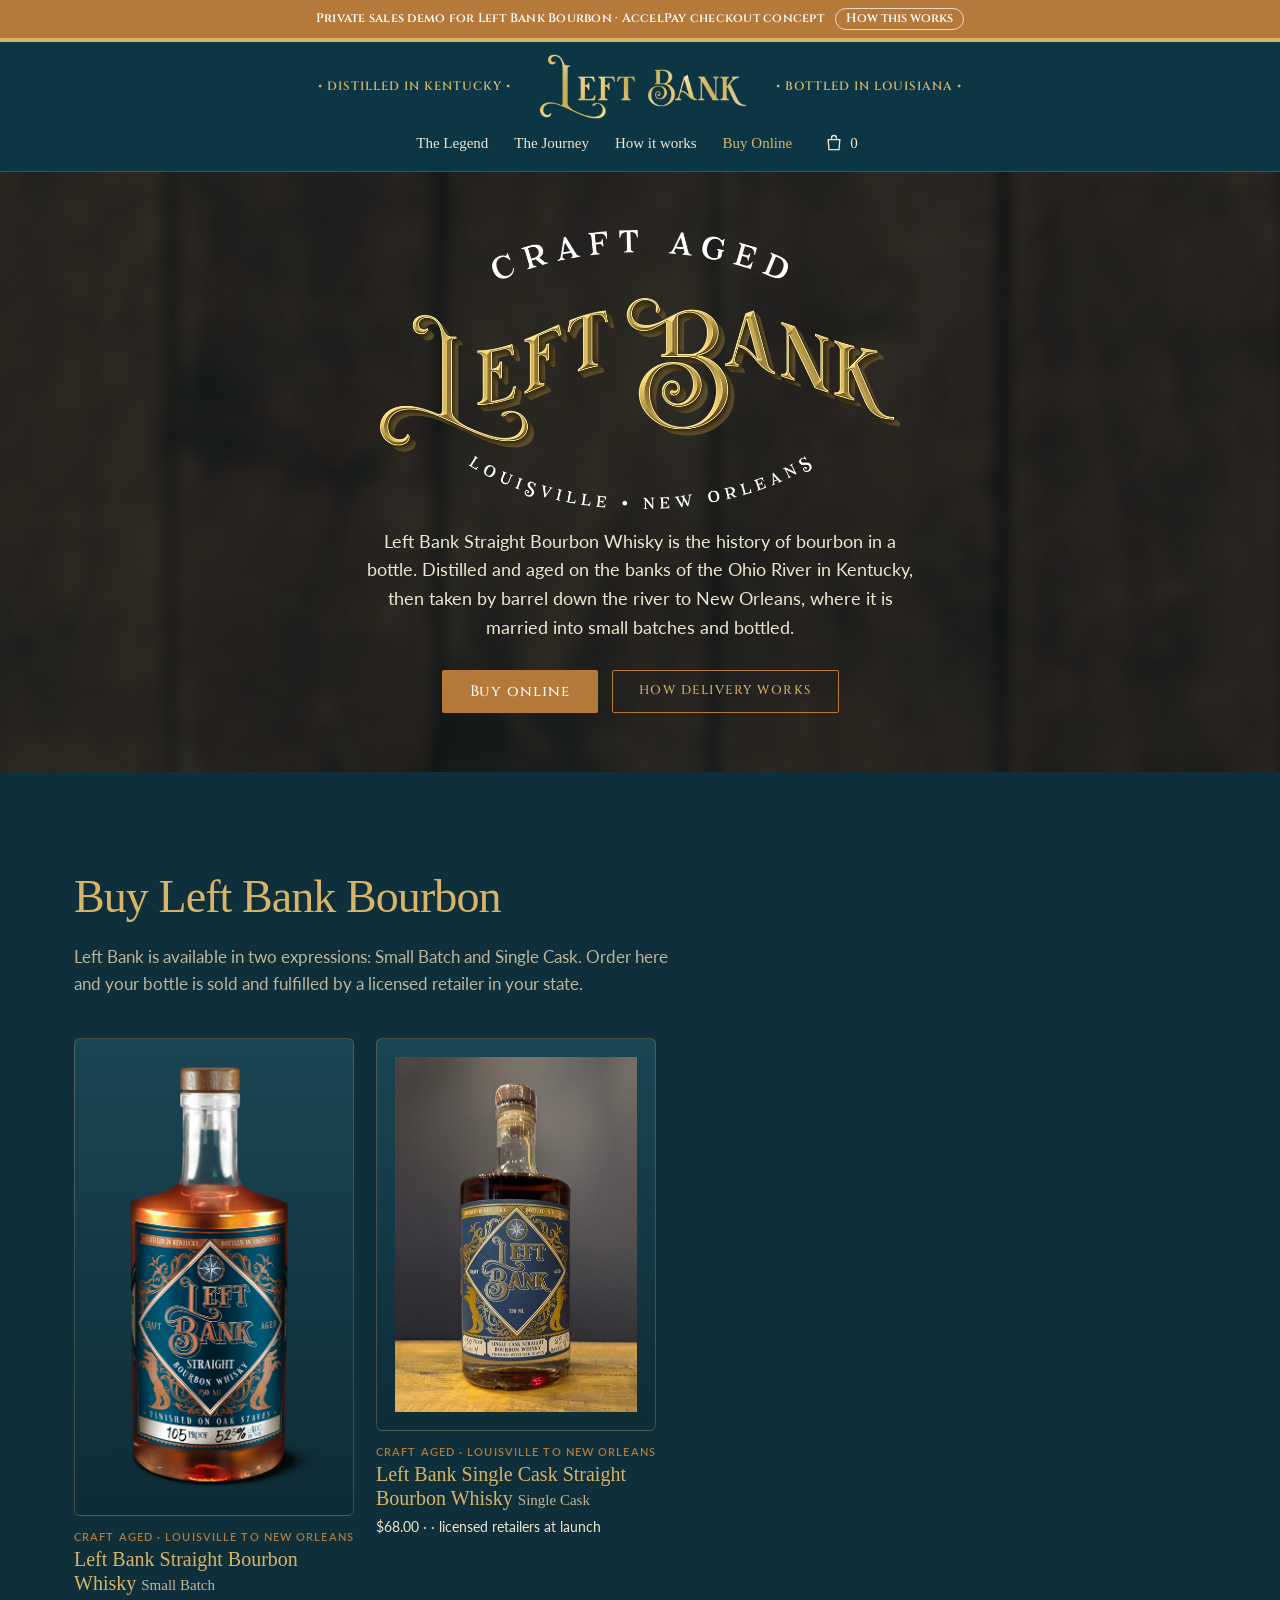
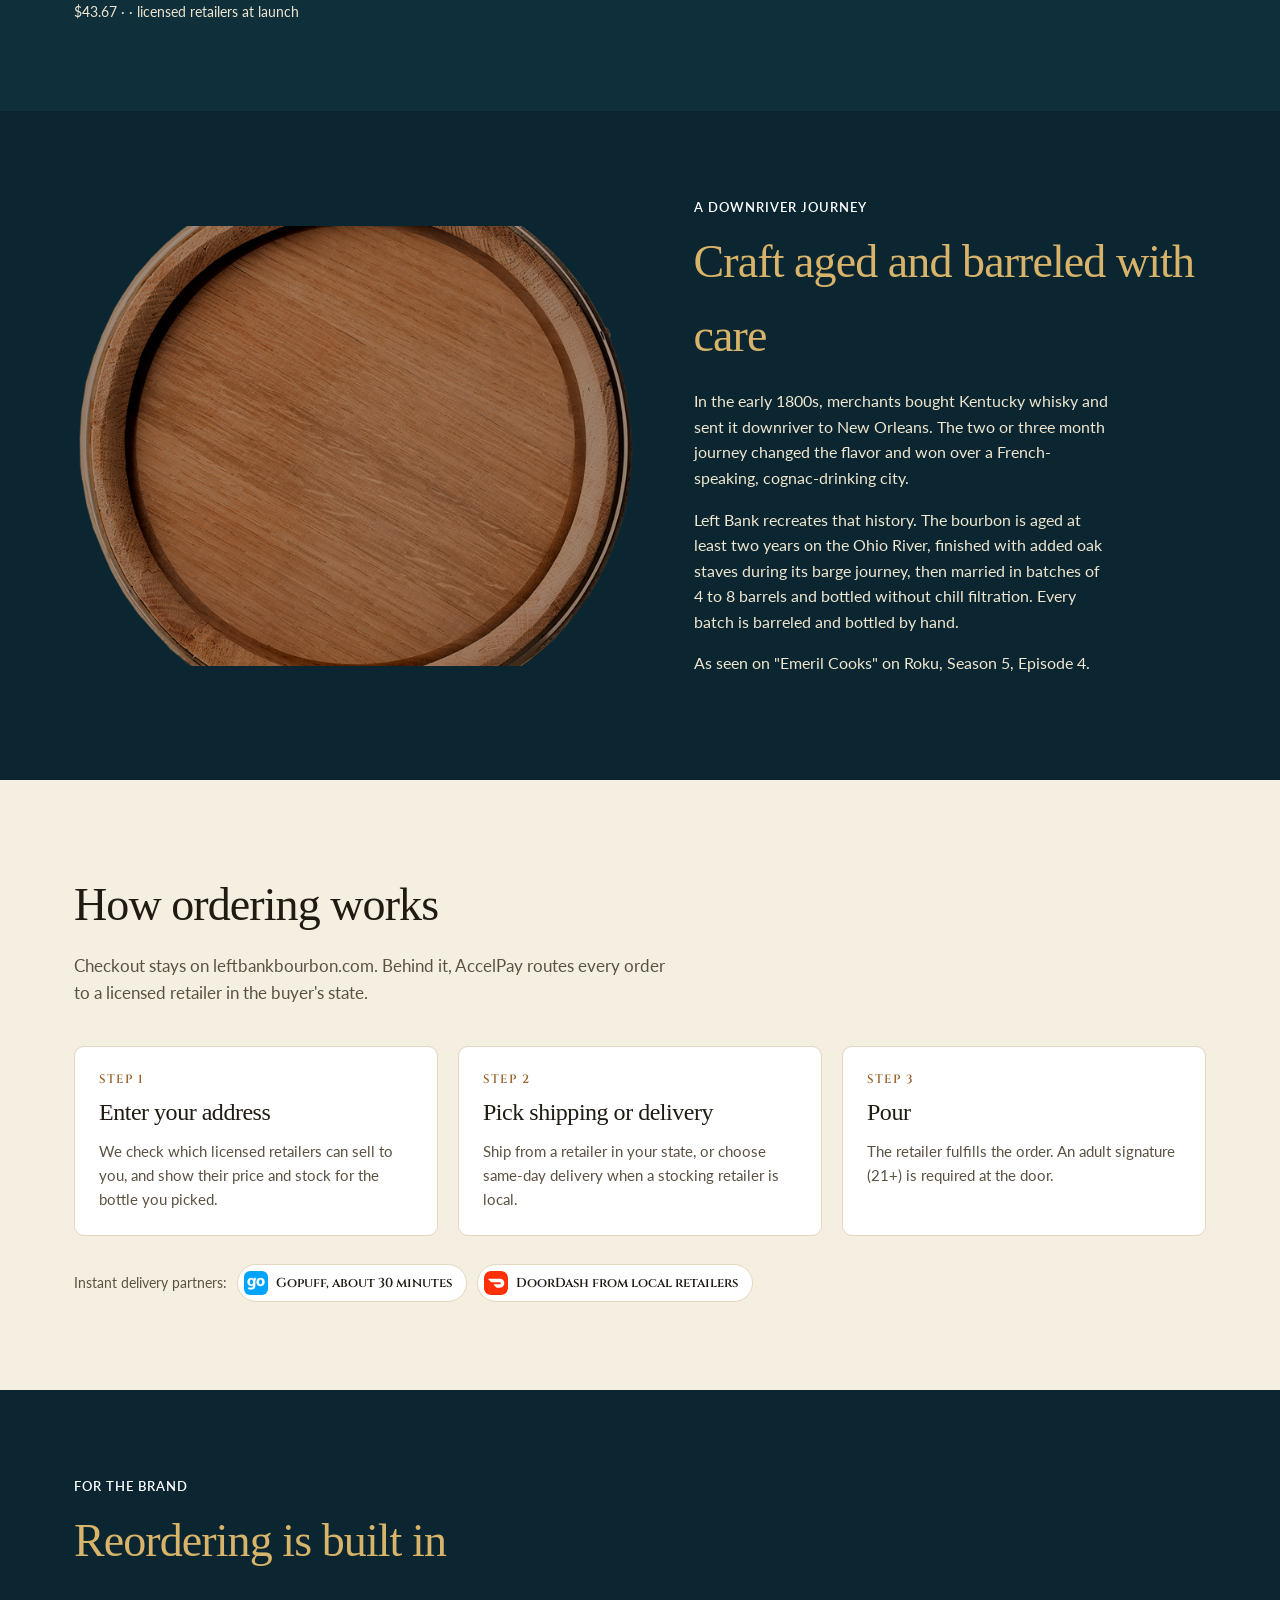
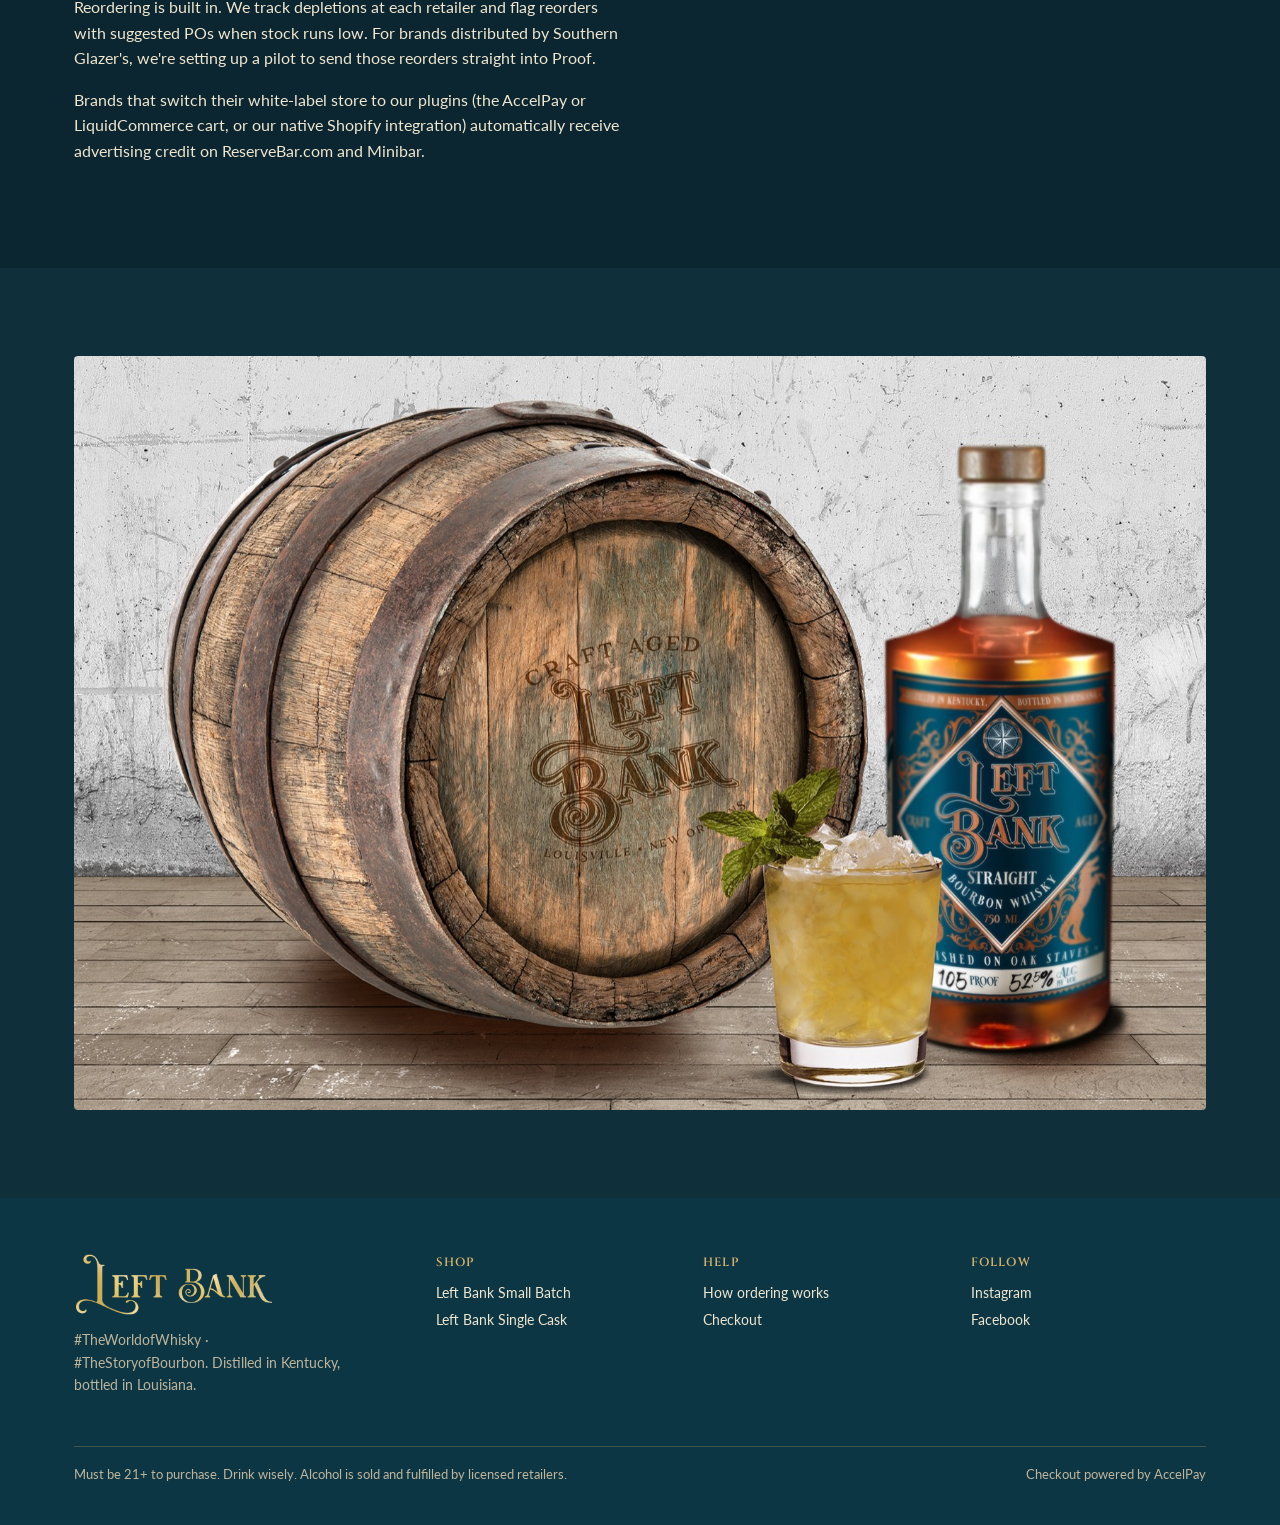
<file: index.html>
<!doctype html>
<html lang="en">
<head>
<meta charset="utf-8">
<meta name="viewport" content="width=device-width, initial-scale=1">
<meta name="robots" content="noindex, nofollow">
<title>Left Bank Bourbon: Shop</title>
<meta name="description" content="Private sales demo: Left Bank Bourbon with AccelPay checkout.">
<link rel="icon" href="assets/compass.png">
<link rel="preconnect" href="https://fonts.googleapis.com"><link rel="preconnect" href="https://fonts.gstatic.com" crossorigin>
<link href="https://fonts.googleapis.com/css2?family=IM+Fell+English:ital@0;1&family=Cinzel:wght@500;600&family=Lato:wght@400;700&display=swap" rel="stylesheet">
<link rel="stylesheet" href="styles.css?v=1">
</head>
<body>
<div class="ribbon">Private sales demo for Left Bank Bourbon · AccelPay checkout concept <button id="demo-notes-toggle">How this works</button></div>
<header class="site"><div class="wrap">
  <span class="tag-l">&bull; DISTILLED IN KENTUCKY &bull;</span>
  <a class="brand" href="index.html" aria-label="Left Bank Bourbon home"><img src="assets/logo-header.png" alt="Left Bank"></a>
  <span class="tag-r">&bull; BOTTLED IN LOUISIANA &bull;</span>
  <nav class="main">
    <a href="index.html#legend">The Legend</a><a href="index.html#journey">The Journey</a><a href="index.html#how">How it works</a><a href="index.html#shop" class="on">Buy Online</a>
    <button class="cart-pill" data-lce-cart-toggle-button aria-label="Open cart"><svg viewBox="0 0 24 24" fill="none" stroke="currentColor" stroke-width="1.6"><path d="M5 8h14l-1 12H6L5 8z"/><path d="M9 8V6a3 3 0 0 1 6 0v2"/></svg><span data-lce-cart-items-count>0</span></button>
  </nav>
  <button id="burger" aria-label="Menu">&#9776;</button>
</div></header>

<section class="hero"><img src="assets/wood.jpg" alt="Barrel house">
  <div class="wrap"><img class="hero-logo" src="assets/logo-craft.png" alt="Craft Aged Left Bank, Louisville to New Orleans">
  <p>Left Bank Straight Bourbon Whisky is the history of bourbon in a bottle. Distilled and aged on the banks of the Ohio River in Kentucky, then taken by barrel down the river to New Orleans, where it is married into small batches and bottled.</p>
  <div class="ctas"><a class="btn" href="#shop">Buy online</a><a class="btn ghost" href="#how">How delivery works</a></div></div></section>

<section class="band" id="shop"><div class="wrap">
  <h2>Buy Left Bank Bourbon</h2>
  <p class="lede">Left Bank is available in two expressions: Small Batch and Single Cask. Order here and your bottle is sold and fulfilled by a licensed retailer in your state.</p>
  <div id="grid"></div>
</div></section>

<section class="band alt" id="legend"><div class="wrap split">
  <img src="assets/barrel.png" alt="Left Bank barrel">
  <div><div class="kick">A DOWNRIVER JOURNEY</div><h2>Craft aged and barreled with care</h2>
  <p>In the early 1800s, merchants bought Kentucky whisky and sent it downriver to New Orleans. The two or three month journey changed the flavor and won over a French-speaking, cognac-drinking city.</p>
  <p>Left Bank recreates that history. The bourbon is aged at least two years on the Ohio River, finished with added oak staves during its barge journey, then married in batches of 4 to 8 barrels and bottled without chill filtration. Every batch is barreled and bottled by hand.</p>
  <p class="muted">As seen on &quot;Emeril Cooks&quot; on Roku, Season 5, Episode 4.</p></div>
</div></section>

<section class="band deliver" id="how"><div class="wrap">
  <h2>How ordering works</h2>
  <p class="lede">Checkout stays on leftbankbourbon.com. Behind it, AccelPay routes every order to a licensed retailer in the buyer&#39;s state.</p>
  <div class="steps">
    <div class="step"><div class="n">STEP 1</div><h3>Enter your address</h3><p>We check which licensed retailers can sell to you, and show their price and stock for the bottle you picked.</p></div>
    <div class="step"><div class="n">STEP 2</div><h3>Pick shipping or delivery</h3><p>Ship from a retailer in your state, or choose same-day delivery when a stocking retailer is local.</p></div>
    <div class="step"><div class="n">STEP 3</div><h3>Pour</h3><p>The retailer fulfills the order. An adult signature (21+) is required at the door.</p></div>
  </div>
  <div class="partners">Instant delivery partners:
    <span class="chip"><img src="assets/gopuff-icon.png" alt="">Gopuff, about 30 minutes</span>
    <span class="chip"><img src="assets/doordash-icon.svg" alt="">DoorDash from local retailers</span>
  </div>
</div></section>
<section class="band alt" id="reorders"><div class="wrap split" style="grid-template-columns:1fr">
  <div><div class="kick">FOR THE BRAND</div><h2>Reordering is built in</h2>
  <p style="max-width:62ch">Reordering is built in. We track depletions at each retailer and flag reorders with suggested POs when stock runs low. For brands distributed by Southern Glazer&#39;s, we&#39;re setting up a pilot to send those reorders straight into Proof.</p>
  <p style="max-width:62ch">Brands that switch their white-label store to our plugins (the AccelPay or LiquidCommerce cart, or our native Shopify integration) automatically receive advertising credit on ReserveBar.com and Minibar.</p></div>
</div></section>

<section class="band" id="journey"><div class="wrap">
  <img src="assets/singlecask-banner.jpg" alt="Left Bank Single Cask barrel and bottle" loading="lazy" style="width:100%;border-radius:4px">
</div></section>
<footer class="site"><div class="wrap">
  <div class="cols">
    <div><img class="logotype" src="assets/logo-header.png" alt="Left Bank Distilled Spirits"><p class="muted" style="margin-top:14px;max-width:34ch">#TheWorldofWhisky &middot; #TheStoryofBourbon. Distilled in Kentucky, bottled in Louisiana.</p></div>
    <div><h4>Shop</h4><a href="product.html?p=lb-small-batch">Left Bank Small Batch</a><a href="product.html?p=lb-single-cask">Left Bank Single Cask</a></div>
    <div><h4>Help</h4><a href="index.html#how">How ordering works</a><a href="checkout.html">Checkout</a></div>
    <div><h4>Follow</h4><a href="https://www.instagram.com/leftbankwhisky/" target="_blank" rel="noopener">Instagram</a><a href="https://www.facebook.com/leftbankwhisky/" target="_blank" rel="noopener">Facebook</a></div>
  </div>
  <div class="legal"><span>Must be 21+ to purchase. Drink wisely. Alcohol is sold and fulfilled by licensed retailers.</span><span>Checkout powered by AccelPay</span></div>
</div></footer>
<div id="scrim"></div>
<aside id="drawer" aria-label="Cart"><div class="dh"><h3>Your cart</h3><button id="drawer-close" aria-label="Close cart">&times;</button></div><div id="drawer-items"></div><div id="drawer-foot"></div></aside>
<aside id="demo-notes" aria-label="About this demo"><button class="x" data-close-notes aria-label="Close">&times;</button>
<h4>What this demo shows</h4>
<ul>
<li>This is leftbankbourbon.com with the AccelPay cart in place of the Bottle Nexus buy button, so bottles sell on your own domain. It works on your Wix site as it is.</li>
<li>Every order is sold and fulfilled by a licensed retailer in the buyer&#39;s state, from a network of 3,500+ licensed retail locations reaching 40+ states.</li>
<li>No retailer in our network stocks Left Bank today, so every route here is a demo route, connected at launch. Prices shown are your current online prices. Licensed retailers set the final retail price.</li>
<li>Instant delivery runs through Gopuff (about 30 minutes) and DoorDash from local retailers, wherever a bottle is stocked nearby.</li>
<li>Launch takes about one week, with no per-order charge to Left Bank.</li>
<li>Reordering is built in. We track depletions at each retailer and flag reorders with suggested POs when stock runs low. For brands distributed by Southern Glazer&#39;s, we&#39;re setting up a pilot to send those reorders straight into Proof.</li>
<li>Brands that switch their white-label store to our plugins (the AccelPay or LiquidCommerce cart, or our native Shopify integration) automatically receive advertising credit on ReserveBar.com and Minibar.</li>
<li>Every brand gets a ReserveBar.com listing. Left Bank is not on ReserveBar.com today.</li>
<li>&quot;Demo route&quot; retailers, fees and tax are illustrative. No order is ever placed.</li>
</ul></aside>
<div id="toast" role="status"></div>
<script src="elements-config.js?v=1"></script>
<script src="app.js?v=1"></script>
</body>
</html>
</file>
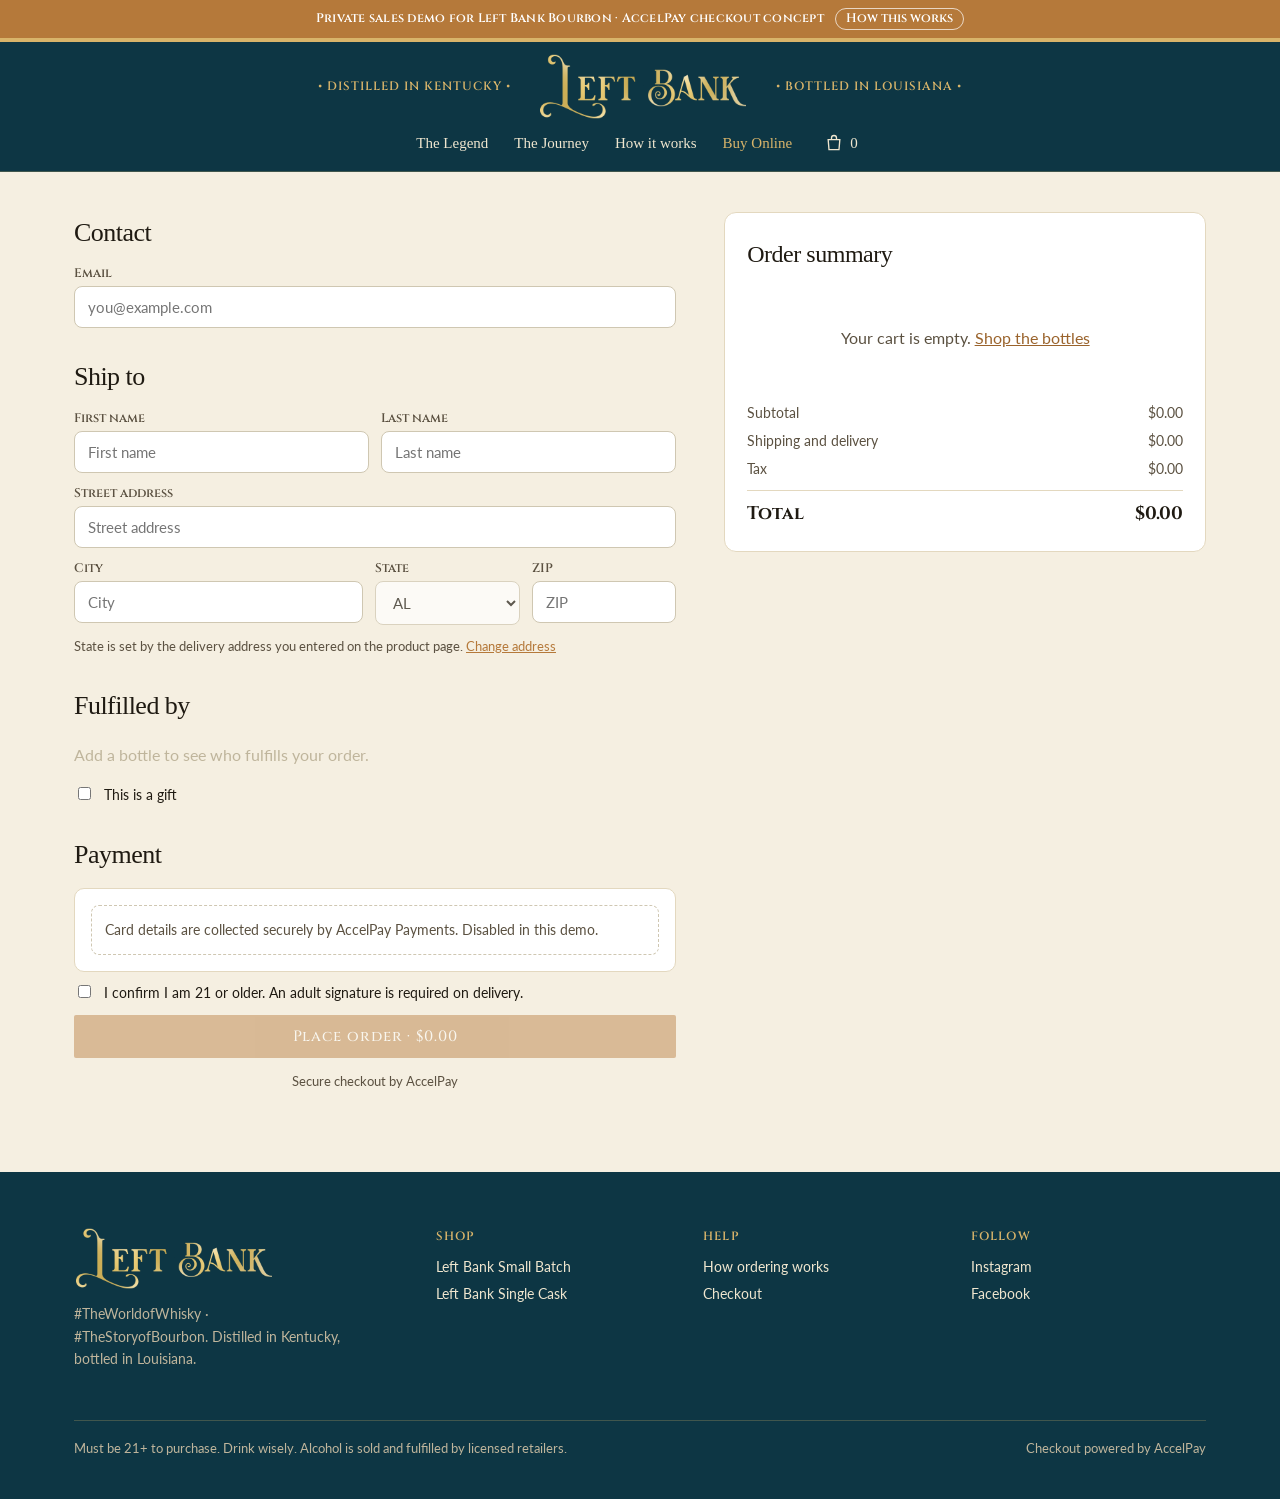
<file: checkout.html>
<!doctype html>
<html lang="en">
<head>
<meta charset="utf-8">
<meta name="viewport" content="width=device-width, initial-scale=1">
<meta name="robots" content="noindex, nofollow">
<title>Left Bank Bourbon: Checkout</title>
<meta name="description" content="Private sales demo: Left Bank Bourbon with AccelPay checkout.">
<link rel="icon" href="assets/compass.png">
<link rel="preconnect" href="https://fonts.googleapis.com"><link rel="preconnect" href="https://fonts.gstatic.com" crossorigin>
<link href="https://fonts.googleapis.com/css2?family=IM+Fell+English:ital@0;1&family=Cinzel:wght@500;600&family=Lato:wght@400;700&display=swap" rel="stylesheet">
<link rel="stylesheet" href="styles.css?v=1">
</head>
<body>
<div class="ribbon">Private sales demo for Left Bank Bourbon · AccelPay checkout concept <button id="demo-notes-toggle">How this works</button></div>
<header class="site"><div class="wrap">
  <span class="tag-l">&bull; DISTILLED IN KENTUCKY &bull;</span>
  <a class="brand" href="index.html" aria-label="Left Bank Bourbon home"><img src="assets/logo-header.png" alt="Left Bank"></a>
  <span class="tag-r">&bull; BOTTLED IN LOUISIANA &bull;</span>
  <nav class="main">
    <a href="index.html#legend">The Legend</a><a href="index.html#journey">The Journey</a><a href="index.html#how">How it works</a><a href="index.html#shop" class="on">Buy Online</a>
    <button class="cart-pill" data-lce-cart-toggle-button aria-label="Open cart"><svg viewBox="0 0 24 24" fill="none" stroke="currentColor" stroke-width="1.6"><path d="M5 8h14l-1 12H6L5 8z"/><path d="M9 8V6a3 3 0 0 1 6 0v2"/></svg><span data-lce-cart-items-count>0</span></button>
  </nav>
  <button id="burger" aria-label="Menu">&#9776;</button>
</div></header>

<main class="co"><div class="wrap">
<div id="confirm" class="confirm" hidden><h1>Thank you</h1><p>Demo order <strong id="ord-no"></strong>. Nothing was charged and no order was placed. In production, the licensed retailer would confirm the order and send tracking.</p><a class="btn" href="index.html#shop">Back to shop</a></div>
<div class="co-grid" id="co-main">
  <form id="co-form" novalidate>
    <h2>Contact</h2>
    <div class="field"><label for="co-email">Email</label><input id="co-email" type="email" placeholder="you@example.com"></div>
    <h2>Ship to</h2>
    <div class="row2"><div class="field"><label>First name</label><input placeholder="First name"></div><div class="field"><label>Last name</label><input placeholder="Last name"></div></div>
    <div class="field"><label>Street address</label><input placeholder="Street address"></div>
    <div class="row3"><div class="field"><label>City</label><input placeholder="City"></div><div class="field"><label for="co-state">State</label><select id="co-state" disabled><option>AL</option><option>AK</option><option>AZ</option><option>AR</option><option>CA</option><option>CO</option><option>CT</option><option>DE</option><option>DC</option><option>FL</option><option>GA</option><option>HI</option><option>ID</option><option>IL</option><option>IN</option><option>IA</option><option>KS</option><option>KY</option><option>LA</option><option>ME</option><option>MD</option><option>MA</option><option>MI</option><option>MN</option><option>MS</option><option>MO</option><option>MT</option><option>NE</option><option>NV</option><option>NH</option><option>NJ</option><option>NM</option><option>NY</option><option>NC</option><option>ND</option><option>OH</option><option>OK</option><option>OR</option><option>PA</option><option>RI</option><option>SC</option><option>SD</option><option>TN</option><option>TX</option><option>UT</option><option>VT</option><option>VA</option><option>WA</option><option>WV</option><option>WI</option><option>WY</option></select></div><div class="field"><label for="co-zip">ZIP</label><input id="co-zip" placeholder="ZIP"></div></div>
    <p class="fine" style="margin-top:0">State is set by the delivery address you entered on the product page. <button type="button" class="linkbtn" data-addr-change>Change address</button></p>
    <h2>Fulfilled by</h2>
    <div id="co-fulfil"></div>
    <label class="check"><input type="checkbox" id="is-gift"> This is a gift</label>
    <div id="gift-fields" hidden><div class="field"><label>Gift message</label><textarea rows="3" placeholder="Add a note"></textarea></div></div>
    <h2>Payment</h2>
    <div class="pay"><div class="fake">Card details are collected securely by AccelPay Payments. Disabled in this demo.</div></div>
    <label class="check"><input type="checkbox" required id="age"> I confirm I am 21 or older. An adult signature is required on delivery.</label>
    <button class="btn block" id="place-order" type="submit">Place order</button>
    <div class="powered">Secure checkout by AccelPay</div>
  </form>
  <aside id="co-summary"></aside>
</div>
</div></main>
<script>
  (function(){
    if (new URLSearchParams(location.search).get('confirmed')) {
      document.getElementById('co-main').hidden = true;
      var c = document.getElementById('confirm'); c.hidden = false;
      try { var o = JSON.parse(sessionStorage.getItem('lb-order')||'{}'); document.getElementById('ord-no').textContent = (o.orderNumber||'') + (o.total ? ' for $' + (o.total/100).toFixed(2) : ''); } catch(e) {}
    }
    var f=document.getElementById('co-form');
    f.addEventListener('submit', function(e){ if(!document.getElementById('age').checked){ e.preventDefault(); e.stopImmediatePropagation(); document.getElementById('age').focus(); alert('Please confirm you are 21 or older.'); } }, true);
  })();
</script>
<footer class="site"><div class="wrap">
  <div class="cols">
    <div><img class="logotype" src="assets/logo-header.png" alt="Left Bank Distilled Spirits"><p class="muted" style="margin-top:14px;max-width:34ch">#TheWorldofWhisky &middot; #TheStoryofBourbon. Distilled in Kentucky, bottled in Louisiana.</p></div>
    <div><h4>Shop</h4><a href="product.html?p=lb-small-batch">Left Bank Small Batch</a><a href="product.html?p=lb-single-cask">Left Bank Single Cask</a></div>
    <div><h4>Help</h4><a href="index.html#how">How ordering works</a><a href="checkout.html">Checkout</a></div>
    <div><h4>Follow</h4><a href="https://www.instagram.com/leftbankwhisky/" target="_blank" rel="noopener">Instagram</a><a href="https://www.facebook.com/leftbankwhisky/" target="_blank" rel="noopener">Facebook</a></div>
  </div>
  <div class="legal"><span>Must be 21+ to purchase. Drink wisely. Alcohol is sold and fulfilled by licensed retailers.</span><span>Checkout powered by AccelPay</span></div>
</div></footer>
<div id="scrim"></div>
<aside id="drawer" aria-label="Cart"><div class="dh"><h3>Your cart</h3><button id="drawer-close" aria-label="Close cart">&times;</button></div><div id="drawer-items"></div><div id="drawer-foot"></div></aside>
<aside id="demo-notes" aria-label="About this demo"><button class="x" data-close-notes aria-label="Close">&times;</button>
<h4>What this demo shows</h4>
<ul>
<li>This is leftbankbourbon.com with the AccelPay cart in place of the Bottle Nexus buy button, so bottles sell on your own domain. It works on your Wix site as it is.</li>
<li>Every order is sold and fulfilled by a licensed retailer in the buyer&#39;s state, from a network of 3,500+ licensed retail locations reaching 40+ states.</li>
<li>No retailer in our network stocks Left Bank today, so every route here is a demo route, connected at launch. Prices shown are your current online prices. Licensed retailers set the final retail price.</li>
<li>Instant delivery runs through Gopuff (about 30 minutes) and DoorDash from local retailers, wherever a bottle is stocked nearby.</li>
<li>Launch takes about one week, with no per-order charge to Left Bank.</li>
<li>Reordering is built in. We track depletions at each retailer and flag reorders with suggested POs when stock runs low. For brands distributed by Southern Glazer&#39;s, we&#39;re setting up a pilot to send those reorders straight into Proof.</li>
<li>Brands that switch their white-label store to our plugins (the AccelPay or LiquidCommerce cart, or our native Shopify integration) automatically receive advertising credit on ReserveBar.com and Minibar.</li>
<li>Every brand gets a ReserveBar.com listing. Left Bank is not on ReserveBar.com today.</li>
<li>&quot;Demo route&quot; retailers, fees and tax are illustrative. No order is ever placed.</li>
</ul></aside>
<div id="toast" role="status"></div>
<script src="elements-config.js?v=1"></script>
<script src="app.js?v=1"></script>
</body>
</html>
</file>
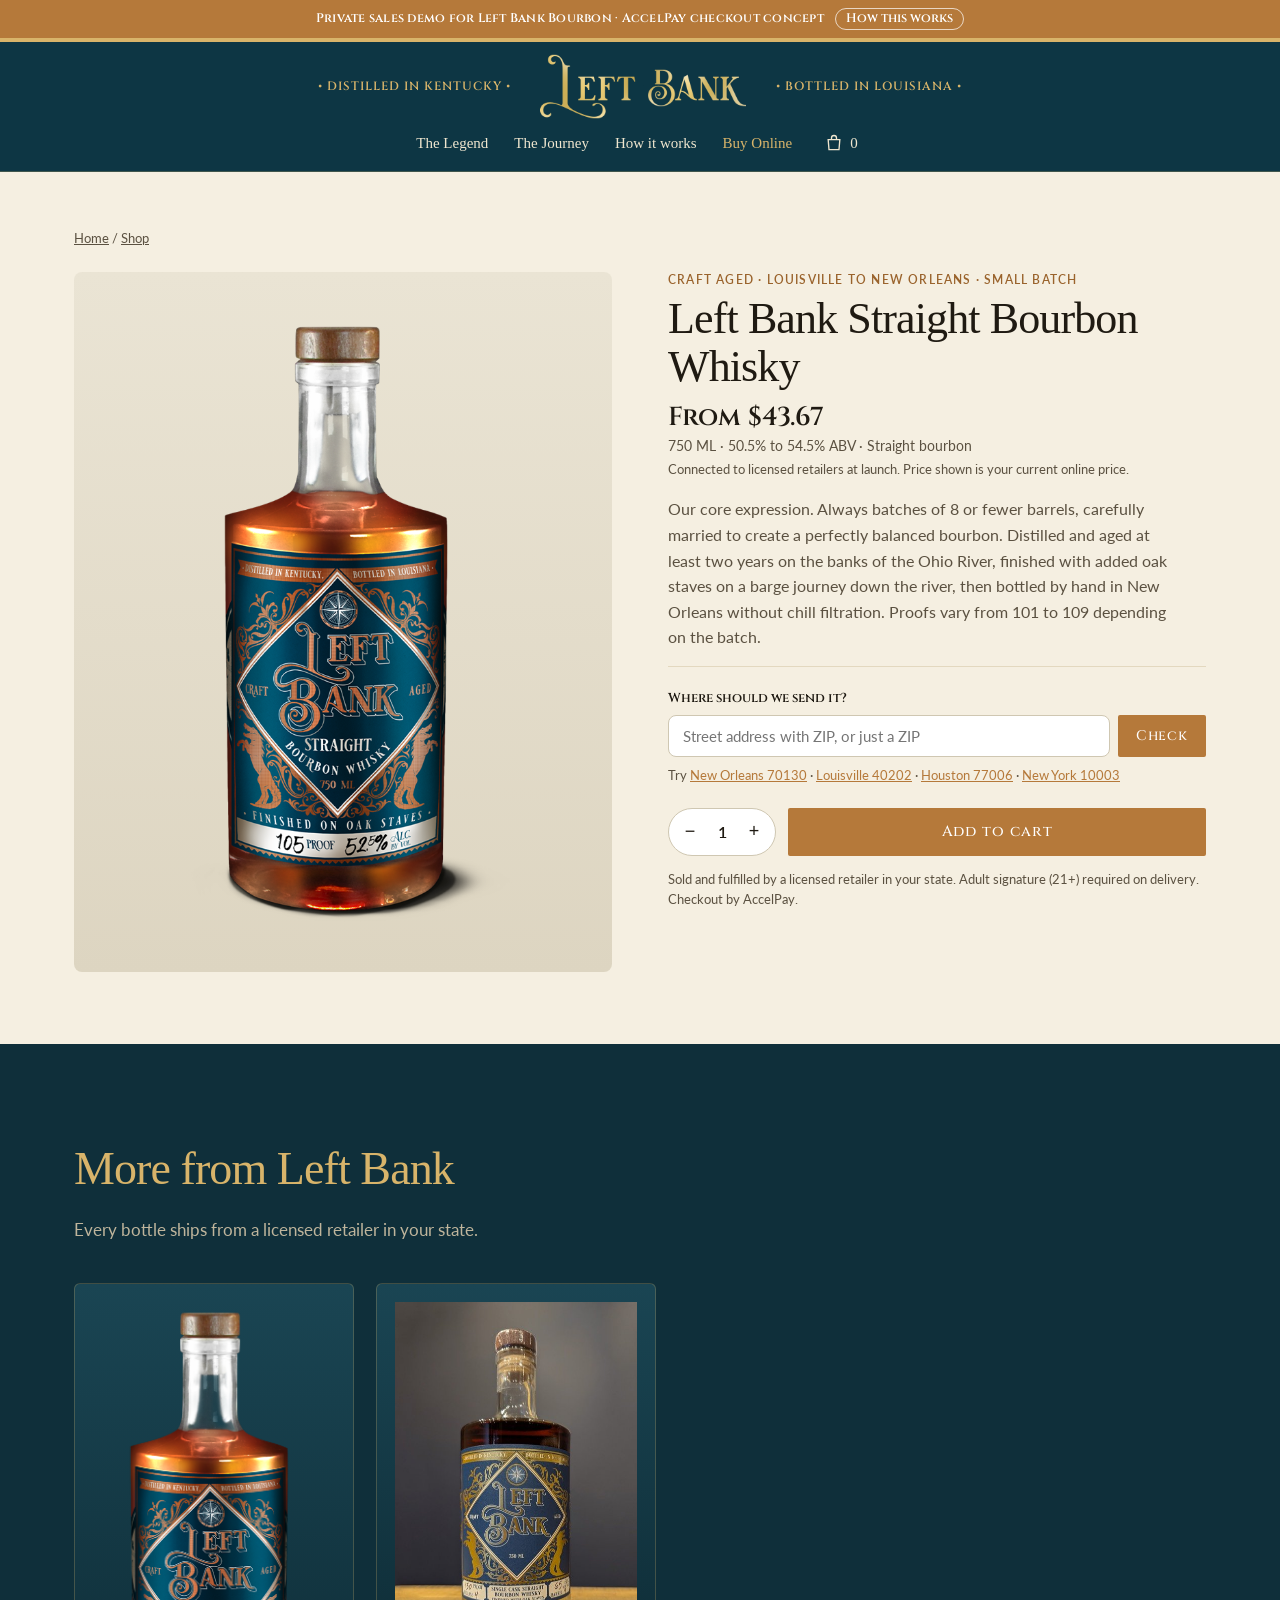
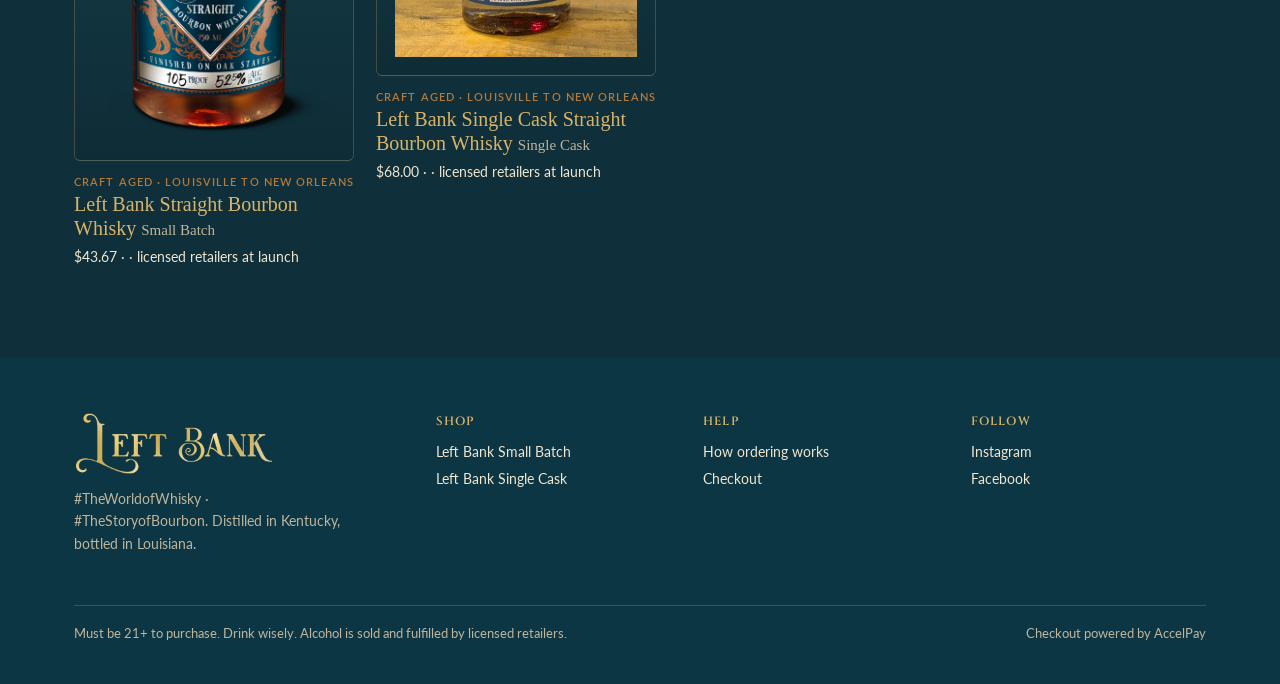
<file: product.html>
<!doctype html>
<html lang="en">
<head>
<meta charset="utf-8">
<meta name="viewport" content="width=device-width, initial-scale=1">
<meta name="robots" content="noindex, nofollow">
<title>Left Bank Bourbon: Product</title>
<meta name="description" content="Private sales demo: Left Bank Bourbon with AccelPay checkout.">
<link rel="icon" href="assets/compass.png">
<link rel="preconnect" href="https://fonts.googleapis.com"><link rel="preconnect" href="https://fonts.gstatic.com" crossorigin>
<link href="https://fonts.googleapis.com/css2?family=IM+Fell+English:ital@0;1&family=Cinzel:wght@500;600&family=Lato:wght@400;700&display=swap" rel="stylesheet">
<link rel="stylesheet" href="styles.css?v=1">
</head>
<body>
<div class="ribbon">Private sales demo for Left Bank Bourbon · AccelPay checkout concept <button id="demo-notes-toggle">How this works</button></div>
<header class="site"><div class="wrap">
  <span class="tag-l">&bull; DISTILLED IN KENTUCKY &bull;</span>
  <a class="brand" href="index.html" aria-label="Left Bank Bourbon home"><img src="assets/logo-header.png" alt="Left Bank"></a>
  <span class="tag-r">&bull; BOTTLED IN LOUISIANA &bull;</span>
  <nav class="main">
    <a href="index.html#legend">The Legend</a><a href="index.html#journey">The Journey</a><a href="index.html#how">How it works</a><a href="index.html#shop" class="on">Buy Online</a>
    <button class="cart-pill" data-lce-cart-toggle-button aria-label="Open cart"><svg viewBox="0 0 24 24" fill="none" stroke="currentColor" stroke-width="1.6"><path d="M5 8h14l-1 12H6L5 8z"/><path d="M9 8V6a3 3 0 0 1 6 0v2"/></svg><span data-lce-cart-items-count>0</span></button>
  </nav>
  <button id="burger" aria-label="Menu">&#9776;</button>
</div></header>

<main class="pdp-wrap"><div class="wrap">
  <div class="crumbs"><a href="index.html">Home</a> / <a href="index.html#shop">Shop</a></div>
  <div id="lce-product" data-lce-product="lb-small-batch"></div>
</div></main>
<script>
  (function(){ var p=new URLSearchParams(location.search).get('p'); if(p) document.getElementById('lce-product').setAttribute('data-lce-product', p); })();
</script>
<section class="band related"><div class="wrap"><h2>More from Left Bank</h2><p class="lede">Every bottle ships from a licensed retailer in your state.</p><div id="grid"></div></div></section>
<footer class="site"><div class="wrap">
  <div class="cols">
    <div><img class="logotype" src="assets/logo-header.png" alt="Left Bank Distilled Spirits"><p class="muted" style="margin-top:14px;max-width:34ch">#TheWorldofWhisky &middot; #TheStoryofBourbon. Distilled in Kentucky, bottled in Louisiana.</p></div>
    <div><h4>Shop</h4><a href="product.html?p=lb-small-batch">Left Bank Small Batch</a><a href="product.html?p=lb-single-cask">Left Bank Single Cask</a></div>
    <div><h4>Help</h4><a href="index.html#how">How ordering works</a><a href="checkout.html">Checkout</a></div>
    <div><h4>Follow</h4><a href="https://www.instagram.com/leftbankwhisky/" target="_blank" rel="noopener">Instagram</a><a href="https://www.facebook.com/leftbankwhisky/" target="_blank" rel="noopener">Facebook</a></div>
  </div>
  <div class="legal"><span>Must be 21+ to purchase. Drink wisely. Alcohol is sold and fulfilled by licensed retailers.</span><span>Checkout powered by AccelPay</span></div>
</div></footer>
<div id="scrim"></div>
<aside id="drawer" aria-label="Cart"><div class="dh"><h3>Your cart</h3><button id="drawer-close" aria-label="Close cart">&times;</button></div><div id="drawer-items"></div><div id="drawer-foot"></div></aside>
<aside id="demo-notes" aria-label="About this demo"><button class="x" data-close-notes aria-label="Close">&times;</button>
<h4>What this demo shows</h4>
<ul>
<li>This is leftbankbourbon.com with the AccelPay cart in place of the Bottle Nexus buy button, so bottles sell on your own domain. It works on your Wix site as it is.</li>
<li>Every order is sold and fulfilled by a licensed retailer in the buyer&#39;s state, from a network of 3,500+ licensed retail locations reaching 40+ states.</li>
<li>No retailer in our network stocks Left Bank today, so every route here is a demo route, connected at launch. Prices shown are your current online prices. Licensed retailers set the final retail price.</li>
<li>Instant delivery runs through Gopuff (about 30 minutes) and DoorDash from local retailers, wherever a bottle is stocked nearby.</li>
<li>Launch takes about one week, with no per-order charge to Left Bank.</li>
<li>Reordering is built in. We track depletions at each retailer and flag reorders with suggested POs when stock runs low. For brands distributed by Southern Glazer&#39;s, we&#39;re setting up a pilot to send those reorders straight into Proof.</li>
<li>Brands that switch their white-label store to our plugins (the AccelPay or LiquidCommerce cart, or our native Shopify integration) automatically receive advertising credit on ReserveBar.com and Minibar.</li>
<li>Every brand gets a ReserveBar.com listing. Left Bank is not on ReserveBar.com today.</li>
<li>&quot;Demo route&quot; retailers, fees and tax are illustrative. No order is ever placed.</li>
</ul></aside>
<div id="toast" role="status"></div>
<script src="elements-config.js?v=1"></script>
<script src="app.js?v=1"></script>
</body>
</html>
</file>
<file: styles.css>
:root {
  --navy: #1e2c39; --navy-2: #172330; --header: #343130; --cream: #ebe8da; --gold: #e7d7b2;
  --amber: #ca862a; --amber-2: #b47420; --line: rgba(231, 215, 178, .18); --muted: #b9b4a3;
  --paper: #f6f3ea; --ink: #1d1b19; --ink-2: #5a564e; --paper-line: #e2dccb;
  --serif: "EB Garamond", Georgia, serif; --sans: "Manrope", system-ui, sans-serif; --ui: "Inter Tight", "Manrope", sans-serif;
}
* { box-sizing: border-box; }
[hidden] { display: none !important; }
html, body { margin: 0; }
body { background: var(--navy); color: var(--cream); font: 16px/1.6 var(--sans); -webkit-font-smoothing: antialiased; }
img { max-width: 100%; display: block; }
a { color: inherit; }
h1, h2, h3 { font-family: var(--serif); font-weight: 500; letter-spacing: -.02em; color: var(--gold); margin: 0; }
.sr-only { position: absolute; width: 1px; height: 1px; overflow: hidden; clip: rect(0 0 0 0); white-space: nowrap; }
.muted { color: var(--muted); }
.wrap { max-width: 1180px; margin: 0 auto; padding: 0 24px; }

/* demo ribbon */
.ribbon { background: var(--amber); color: #fff; font: 600 12.5px/1.3 var(--ui); letter-spacing: .02em; text-align: center; padding: 8px 16px; }
.ribbon button { background: none; border: 1px solid rgba(255,255,255,.7); color: #fff; border-radius: 99px; font: inherit; padding: 2px 10px; margin-left: 8px; cursor: pointer; }

/* header */
header.site { background: var(--header); position: sticky; top: 0; z-index: 30; }
header.site .wrap { display: flex; align-items: center; gap: 24px; height: 104px; }
.brand img { width: 64px; height: 64px; object-fit: contain; }
nav.main { margin-left: auto; display: flex; gap: 26px; align-items: center; font-size: 15px; }
nav.main a { text-decoration: none; color: var(--cream); }
nav.main a:hover, nav.main a.on { color: var(--gold); }
.cart-pill { display: inline-flex; align-items: center; gap: 6px; background: none; border: 0; color: var(--cream); font: inherit; cursor: pointer; padding: 6px; }
.cart-pill svg { width: 20px; height: 20px; }
#burger { display: none; background: none; border: 0; color: var(--cream); font-size: 26px; cursor: pointer; }

/* buttons */
.btn { display: inline-flex; align-items: center; justify-content: center; gap: 8px; background: var(--amber); color: #fff; border: 0; border-radius: 99px;
  padding: 14px 28px; font: 500 15px/1 var(--ui); text-decoration: none; cursor: pointer; transition: background .15s; }
.btn:hover { background: var(--amber-2); }
.btn:disabled { opacity: .45; cursor: not-allowed; }
.btn.sm { padding: 10px 18px; font-size: 14px; }
.btn.block { width: 100%; }
.btn.ghost { background: none; border: 1px solid var(--amber); color: var(--gold); letter-spacing: .12em; text-transform: uppercase; font-size: 12.5px; padding: 14px 26px; }
.btn.ghost:hover { background: rgba(202,134,42,.12); }
.linkbtn { background: none; border: 0; padding: 0; font: inherit; color: var(--amber); text-decoration: underline; cursor: pointer; }

/* hero */
.hero { position: relative; min-height: 640px; display: flex; align-items: center; overflow: hidden; }
.hero > img { position: absolute; inset: 0; width: 100%; height: 100%; object-fit: cover; object-position: center 40%; }
.hero::after { content: ""; position: absolute; inset: 0; background: linear-gradient(90deg, rgba(14,18,22,.85) 0%, rgba(14,18,22,.45) 50%, rgba(14,18,22,.05) 100%); }
.hero .wrap { position: relative; z-index: 1; width: 100%; }
.hero .kick { font: 600 13px var(--sans); letter-spacing: .08em; color: #fff; }
.hero h1 { font-size: clamp(38px, 5vw, 58px); line-height: 1.05; color: var(--gold); margin: 14px 0 12px; max-width: 12ch; }
.hero p { font-size: 19px; max-width: 34ch; margin: 0 0 30px; }
.hero .ctas { display: flex; gap: 14px; flex-wrap: wrap; }

/* sections */
section.band { padding: 88px 0; }
.band h2 { font-size: clamp(32px, 4vw, 46px); }
.band .lede { color: var(--muted); max-width: 60ch; margin: 10px 0 40px; font-size: 17px; }
.band.alt { background: var(--navy-2); }

/* product grid */
#grid { display: grid; grid-template-columns: repeat(5, 1fr); gap: 20px; }
.card { text-decoration: none; display: flex; flex-direction: column; }
.card .ci { background: linear-gradient(180deg, #2a3a49, #223140); border-radius: 6px; aspect-ratio: 3/4; display: flex; align-items: center; justify-content: center; padding: 18px; transition: transform .2s; }
.card:hover .ci { transform: translateY(-3px); }
.card .ci img { max-height: 100%; object-fit: contain; }
.card .cs { font: 600 11px var(--sans); letter-spacing: .1em; text-transform: uppercase; color: var(--amber); margin-top: 14px; }
.card .cn { font: 500 20px/1.2 var(--serif); color: var(--gold); margin-top: 4px; }
.card .cn span { color: var(--muted); font-size: 15px; }
.card .cp { margin-top: 6px; font-size: 14px; color: var(--cream); }

/* split feature */
.split { display: grid; grid-template-columns: 1.1fr 1fr; gap: 56px; align-items: center; }
.split img { border-radius: 6px; width: 100%; height: 440px; object-fit: cover; }
.split .kick { font: 600 13px var(--sans); letter-spacing: .08em; color: #fff; }
.split h2 { margin: 10px 0 14px; }
.split p { color: var(--cream); max-width: 46ch; }

/* tiles */
.tiles { display: grid; grid-template-columns: repeat(4, 1fr); gap: 18px; }
.tiles figure { margin: 0; }
.tiles img { aspect-ratio: 4/5; object-fit: cover; width: 100%; border-radius: 4px; }
.tiles figcaption { font-family: var(--serif); color: var(--gold); font-size: 21px; margin-top: 10px; }
.tiles figcaption span { display: block; font: 14px/1.5 var(--sans); color: var(--muted); }

/* delivery band */
.deliver { background: var(--paper); color: var(--ink); }
.deliver h2 { color: var(--ink); }
.deliver .lede { color: var(--ink-2); }
.steps { display: grid; grid-template-columns: repeat(3, 1fr); gap: 20px; }
.step { background: #fff; border: 1px solid var(--paper-line); border-radius: 10px; padding: 24px; }
.step .n { font: 600 12px var(--ui); letter-spacing: .1em; color: var(--amber-2); }
.step h3 { color: var(--ink); font-size: 24px; margin: 6px 0 8px; }
.step p { margin: 0; color: var(--ink-2); font-size: 15px; }
.partners { display: flex; gap: 10px; flex-wrap: wrap; margin-top: 28px; align-items: center; color: var(--ink-2); font-size: 14px; }
.chip { display: inline-flex; align-items: center; gap: 8px; background: #fff; border: 1px solid var(--paper-line); border-radius: 99px; padding: 6px 14px 6px 6px; font: 600 13px var(--ui); color: var(--ink); }
.chip img { width: 24px; height: 24px; border-radius: 6px; }

/* product page (light panel, like the SDK element) */
.pdp-wrap { background: var(--paper); color: var(--ink); padding: 56px 0 72px; }
.crumbs { font-size: 13px; color: var(--ink-2); margin-bottom: 24px; }
.crumbs a { color: var(--ink-2); }
.pdp { display: grid; grid-template-columns: 1fr 1fr; gap: 56px; align-items: start; }
.pdp-img { background: linear-gradient(180deg, #eae4d4, #ddd5c1); border-radius: 8px; padding: 40px; display: flex; justify-content: center; position: sticky; top: 130px; }
.pdp-img img { max-height: 620px; object-fit: contain; }
.pdp-body .eyebrow { font: 600 12px var(--sans); letter-spacing: .1em; text-transform: uppercase; color: var(--amber-2); }
.pdp-body h1 { color: var(--ink); font-size: clamp(32px, 3.6vw, 44px); line-height: 1.08; margin: 8px 0 10px; }
.pdp-body .price { font: 600 26px var(--ui); color: var(--ink); }
.pdp-body .price .unit { display: block; font: 400 14px var(--sans); color: var(--ink-2); margin-top: 2px; }
.notes { display: grid; grid-template-columns: 76px 1fr; gap: 6px 14px; margin: 22px 0; font-size: 15px; color: var(--ink-2); }
.notes dt { font-weight: 700; color: var(--ink); }
.notes dd { margin: 0; }
.lce-label { display: block; font: 600 13px var(--ui); color: var(--ink); margin: 18px 0 8px; }
.lce-address { border-top: 1px solid var(--paper-line); padding-top: 4px; }
.lce-address .row { display: flex; gap: 8px; }
.lce-address input { flex: 1; min-width: 0; border: 1px solid #cfc7b2; background: #fff; border-radius: 8px; padding: 11px 14px; font: 15px var(--sans); color: var(--ink); }
.lce-address.needs input { border-color: var(--amber); box-shadow: 0 0 0 3px rgba(202,134,42,.25); }
.lce-address .try { font-size: 13px; color: var(--ink-2); margin-top: 8px; }
.lce-address.set { display: flex; justify-content: space-between; gap: 12px; align-items: center; background: #fff; border: 1px solid var(--paper-line); border-radius: 8px; padding: 11px 14px; font-size: 14px; margin-top: 18px; }
.lce-address.set .muted { color: var(--ink-2); }
.opts { display: grid; gap: 8px; }
.opt { display: flex; align-items: center; gap: 12px; text-align: left; background: #fff; border: 1px solid #d9d1bd; border-radius: 10px; padding: 12px 14px; font: inherit; color: var(--ink); cursor: pointer; }
.opt[aria-checked="true"] { border-color: var(--amber); box-shadow: 0 0 0 2px rgba(202,134,42,.35); }
.opt:disabled { opacity: .55; cursor: not-allowed; }
.opt .ico { width: 34px; height: 34px; flex: none; border-radius: 8px; background: #efe9da; display: flex; align-items: center; justify-content: center; overflow: hidden; }
.opt .ico img { width: 34px; height: 34px; }
.opt .truck { font-size: 16px; color: var(--ink-2); }
.opt .txt { flex: 1; min-width: 0; }
.opt .nm { display: block; font-weight: 700; font-size: 14.5px; }
.opt .meta { display: block; font-size: 12.5px; color: var(--ink-2); }
.opt .amt { text-align: right; font: 600 15px var(--ui); white-space: nowrap; }
.opt .fee { display: block; font: 400 12px var(--sans); color: var(--ink-2); }
.tag { display: inline-block; font: 600 10.5px var(--ui); letter-spacing: .04em; text-transform: uppercase; background: #f3e3c4; color: #7a5313; border-radius: 4px; padding: 1px 6px; vertical-align: 2px; }
.buy { display: flex; gap: 12px; margin-top: 22px; }
.buy .btn { flex: 1; }
.qty { display: inline-flex; align-items: center; border: 1px solid #cfc7b2; border-radius: 99px; background: #fff; color: var(--ink); }
.qty button { background: none; border: 0; width: 42px; height: 46px; font-size: 18px; cursor: pointer; color: var(--ink); }
.qty span { min-width: 22px; text-align: center; font-weight: 600; }
.qty.sm button { width: 30px; height: 30px; font-size: 15px; }
.fine { font-size: 12.5px; color: var(--ink-2); margin: 14px 0 0; }
.fine.center { text-align: center; }
.rb-note { display: inline-flex; gap: 6px; align-items: baseline; margin-top: 18px; font-size: 13.5px; color: var(--ink-2); text-decoration: none; border: 1px solid var(--paper-line); border-radius: 99px; padding: 6px 14px; background: #fff; }
.rb-note strong { color: var(--ink); font-weight: 700; }
.rb-note:hover { border-color: var(--amber); }
.related { padding: 64px 0 80px; }

/* drawer */
#scrim { position: fixed; inset: 0; background: rgba(10,14,18,.55); opacity: 0; pointer-events: none; transition: opacity .2s; z-index: 60; }
#scrim.on { opacity: 1; pointer-events: auto; }
#drawer { position: fixed; top: 0; right: 0; bottom: 0; width: min(440px, 100%); background: var(--paper); color: var(--ink); z-index: 70; transform: translateX(100%); transition: transform .25s ease; display: flex; flex-direction: column; }
#drawer.on { transform: none; }
#drawer .dh { display: flex; justify-content: space-between; align-items: center; padding: 20px 22px; border-bottom: 1px solid var(--paper-line); }
#drawer .dh h3 { color: var(--ink); font-size: 26px; }
#drawer .dh button { background: none; border: 0; font-size: 26px; cursor: pointer; color: var(--ink); }
#drawer-items { flex: 1; overflow-y: auto; padding: 8px 22px; }
#drawer-foot { padding: 16px 22px 22px; border-top: 1px solid var(--paper-line); }
.rgroup { border-bottom: 1px solid var(--paper-line); padding: 14px 0; }
.rgroup:last-child { border-bottom: 0; }
.rg-head { display: flex; gap: 10px; align-items: center; font-size: 13px; }
.rg-head img { width: 28px; height: 28px; border-radius: 6px; }
.rg-head strong { display: block; font-size: 14px; }
.rg-head span { color: var(--ink-2); }
.line { display: flex; gap: 14px; padding: 12px 0; }
.line .thumb { width: 64px; height: 80px; flex: none; background: #ebe4d3; border-radius: 6px; display: flex; align-items: center; justify-content: center; padding: 6px; }
.line .thumb img { max-height: 100%; object-fit: contain; }
.line .info { flex: 1; min-width: 0; }
.line .nm { display: block; font-family: var(--serif); font-size: 18px; line-height: 1.2; }
.line .sz { display: block; font-size: 12.5px; color: var(--ink-2); }
.line .foot { display: flex; justify-content: space-between; align-items: center; margin-top: 8px; }
.line .amt { font: 600 15px var(--ui); }
.totals .r { display: flex; justify-content: space-between; font-size: 14px; padding: 3px 0; color: var(--ink-2); }
.totals .r.big { color: var(--ink); font: 700 18px var(--ui); padding-top: 10px; margin-top: 6px; border-top: 1px solid var(--paper-line); }
.r.small { display: flex; justify-content: space-between; font-size: 13px; color: var(--ink-2); }
#drawer-foot .btn { margin-top: 14px; }
.empty { text-align: center; color: var(--ink-2); padding: 48px 0; }
.empty a { color: var(--amber-2); }

/* checkout */
.co { background: var(--paper); color: var(--ink); min-height: 70vh; padding: 40px 0 80px; }
.co-grid { display: grid; grid-template-columns: 1.25fr 1fr; gap: 48px; align-items: start; }
.co h2 { color: var(--ink); font-size: 26px; margin: 28px 0 12px; }
.co h2:first-child { margin-top: 0; }
.field { display: flex; flex-direction: column; gap: 4px; margin-bottom: 12px; }
.field label { font: 600 12.5px var(--ui); color: var(--ink-2); }
.field input, .field select, .field textarea { border: 1px solid #cfc7b2; border-radius: 8px; padding: 11px 13px; font: 15px var(--sans); background: #fff; color: var(--ink); min-width: 0; }
.row2 { display: grid; grid-template-columns: 1fr 1fr; gap: 12px; }
.row3 { display: grid; grid-template-columns: 2fr 1fr 1fr; gap: 12px; }
.check { display: flex; gap: 10px; align-items: flex-start; font-size: 14px; margin: 10px 0; }
.fulfil { background: #fff; border: 1px solid var(--paper-line); border-radius: 10px; padding: 14px 16px; margin-bottom: 10px; }
.fulfil p { margin: 8px 0 0; font-size: 13.5px; color: var(--ink-2); }
.pay { background: #fff; border: 1px solid var(--paper-line); border-radius: 10px; padding: 16px; }
.pay .fake { border: 1px dashed #cfc7b2; border-radius: 8px; padding: 13px; color: var(--ink-2); font-size: 14px; }
#co-summary { background: #fff; border: 1px solid var(--paper-line); border-radius: 12px; padding: 22px; position: sticky; top: 130px; }
#co-summary h3 { color: var(--ink); font-size: 24px; margin-bottom: 4px; }
.powered { display: flex; align-items: center; justify-content: center; gap: 8px; font-size: 12.5px; color: var(--ink-2); margin-top: 14px; }
.confirm { max-width: 640px; margin: 0 auto; text-align: center; padding: 40px 0; }
.confirm h1 { color: var(--ink); font-size: 44px; margin-bottom: 10px; }

/* footer */
footer.site { background: var(--header); padding: 56px 0 40px; font-size: 14px; }
footer.site .cols { display: grid; grid-template-columns: 1.4fr 1fr 1fr 1fr; gap: 32px; }
footer.site h4 { font: 600 12px var(--ui); letter-spacing: .1em; text-transform: uppercase; color: var(--gold); margin: 0 0 12px; }
footer.site a { display: block; text-decoration: none; color: var(--cream); margin: 5px 0; }
footer.site .logotype { width: 240px; }
footer.site .legal { border-top: 1px solid var(--line); margin-top: 36px; padding-top: 18px; color: var(--muted); font-size: 12.5px; display: flex; justify-content: space-between; gap: 16px; flex-wrap: wrap; }

/* demo notes panel (brand-facing) */
#demo-notes { position: fixed; left: 16px; bottom: 16px; width: min(400px, calc(100% - 32px)); background: #fff; color: var(--ink); border-radius: 12px; box-shadow: 0 12px 40px rgba(0,0,0,.35); z-index: 80; padding: 18px 20px; font-size: 14px; display: none; }
#demo-notes.on { display: block; }
#demo-notes h4 { margin: 0 0 8px; font: 700 15px var(--ui); }
#demo-notes ul { margin: 0; padding-left: 18px; color: var(--ink-2); }
#demo-notes li { margin: 5px 0; }
#demo-notes .x { position: absolute; top: 8px; right: 12px; background: none; border: 0; font-size: 20px; cursor: pointer; color: var(--ink-2); }
#toast { position: fixed; left: 50%; bottom: 24px; transform: translateX(-50%) translateY(30px); background: var(--ink); color: #fff; border-radius: 99px; padding: 10px 18px; font-size: 14px; opacity: 0; pointer-events: none; transition: all .2s; z-index: 90; }
#toast.on { opacity: 1; transform: translateX(-50%); }

@media (max-width: 1000px) {
  #grid { grid-template-columns: repeat(3, 1fr); }
  .tiles { grid-template-columns: repeat(2, 1fr); }
  footer.site .cols { grid-template-columns: 1fr 1fr; }
}
@media (max-width: 760px) {
  header.site .wrap { height: 76px; }
  .brand img { width: 48px; height: 48px; }
  #burger { display: block; margin-left: auto; }
  nav.main { display: none; position: absolute; top: 76px; left: 0; right: 0; background: var(--header); flex-direction: column; align-items: flex-start; gap: 0; padding: 8px 24px 18px; }
  body.nav-open nav.main { display: flex; }
  nav.main a { padding: 10px 0; }
  .wrap { padding: 0 16px; }
  .hero { min-height: 520px; }
  .hero::after { background: linear-gradient(180deg, rgba(14,18,22,.35), rgba(14,18,22,.85)); }
  #grid { grid-template-columns: repeat(2, 1fr); gap: 14px; }
  .split, .pdp, .co-grid { grid-template-columns: 1fr; gap: 28px; }
  .split img { height: 280px; }
  .steps { grid-template-columns: 1fr; }
  .pdp-img { position: static; padding: 24px; }
  .pdp-img img { max-height: 380px; }
  #co-summary { position: static; }
  section.band { padding: 60px 0; }
  .row3 { grid-template-columns: 1fr 1fr; }
  .row3 .field:first-child { grid-column: 1 / -1; }
  .lce-address .row { flex-direction: column; }
  footer.site .cols { grid-template-columns: 1fr; }
}
.co-grid > *, .row2 > *, .row3 > *, .pdp > * { min-width: 0; }
.field input, .field select, .field textarea { width: 100%; }

/* ================================================================ Left Bank overrides
   leftbankbourbon.com: deep teal header with gold rule, antique serif display type,
   gold and copper accents on wood. */
:root {
  --navy: #0f2f3a; --navy-2: #0b2630; --header: #0d3644; --cream: #efe6cf; --gold: #d8b46a;
  --amber: #b5793a; --amber-2: #9a632c; --line: rgba(216,180,106,.25); --muted: #bfb59c;
  --paper: #f5efe1; --ink: #1f1a12; --ink-2: #5b5141; --paper-line: #e3d8bf;
  --serif: "IM Fell English", Georgia, serif; --sans: "Lato", system-ui, sans-serif; --ui: "Cinzel", Georgia, serif;
}
header.site { border-top: 4px solid var(--gold); border-bottom: 1px solid var(--line); }
header.site .wrap { height: auto; padding-top: 12px; padding-bottom: 10px; flex-wrap: wrap; justify-content: center; gap: 6px 28px; }
.brand img { width: 210px; height: auto; }
.tag-l, .tag-r { font: 600 12px var(--ui); letter-spacing: .08em; color: var(--gold); }
nav.main { margin-left: 0; flex-basis: 100%; justify-content: center; font-family: var(--serif); }
.hero { min-height: 600px; }
.hero::after { background: rgba(10,22,26,.55); }
.hero .wrap { text-align: center; }
.hero-logo { width: min(520px, 90%); margin: 0 auto 18px; }
.hero p { margin: 0 auto 28px; max-width: 56ch; font-size: 18px; }
.hero .ctas { justify-content: center; }
.btn { font-family: var(--ui); letter-spacing: .06em; border-radius: 2px; }
p.desc { color: var(--ink-2); max-width: 56ch; }
footer.site .logotype { width: 200px; }
@media (max-width: 760px) {
  .tag-l, .tag-r { display: none; }
  header.site .wrap { justify-content: space-between; }
  nav.main { flex-basis: auto; }
  .brand img { width: 150px; }
}
.card .ci { background: linear-gradient(180deg, #1a4553, #0e2c36); border: 1px solid var(--line); }
#grid { display: grid; grid-template-columns: repeat(auto-fill, minmax(220px, 280px)); gap: 22px; }
@media (max-width: 760px) { #grid { grid-template-columns: repeat(2, 1fr); gap: 14px; } }
</file>
